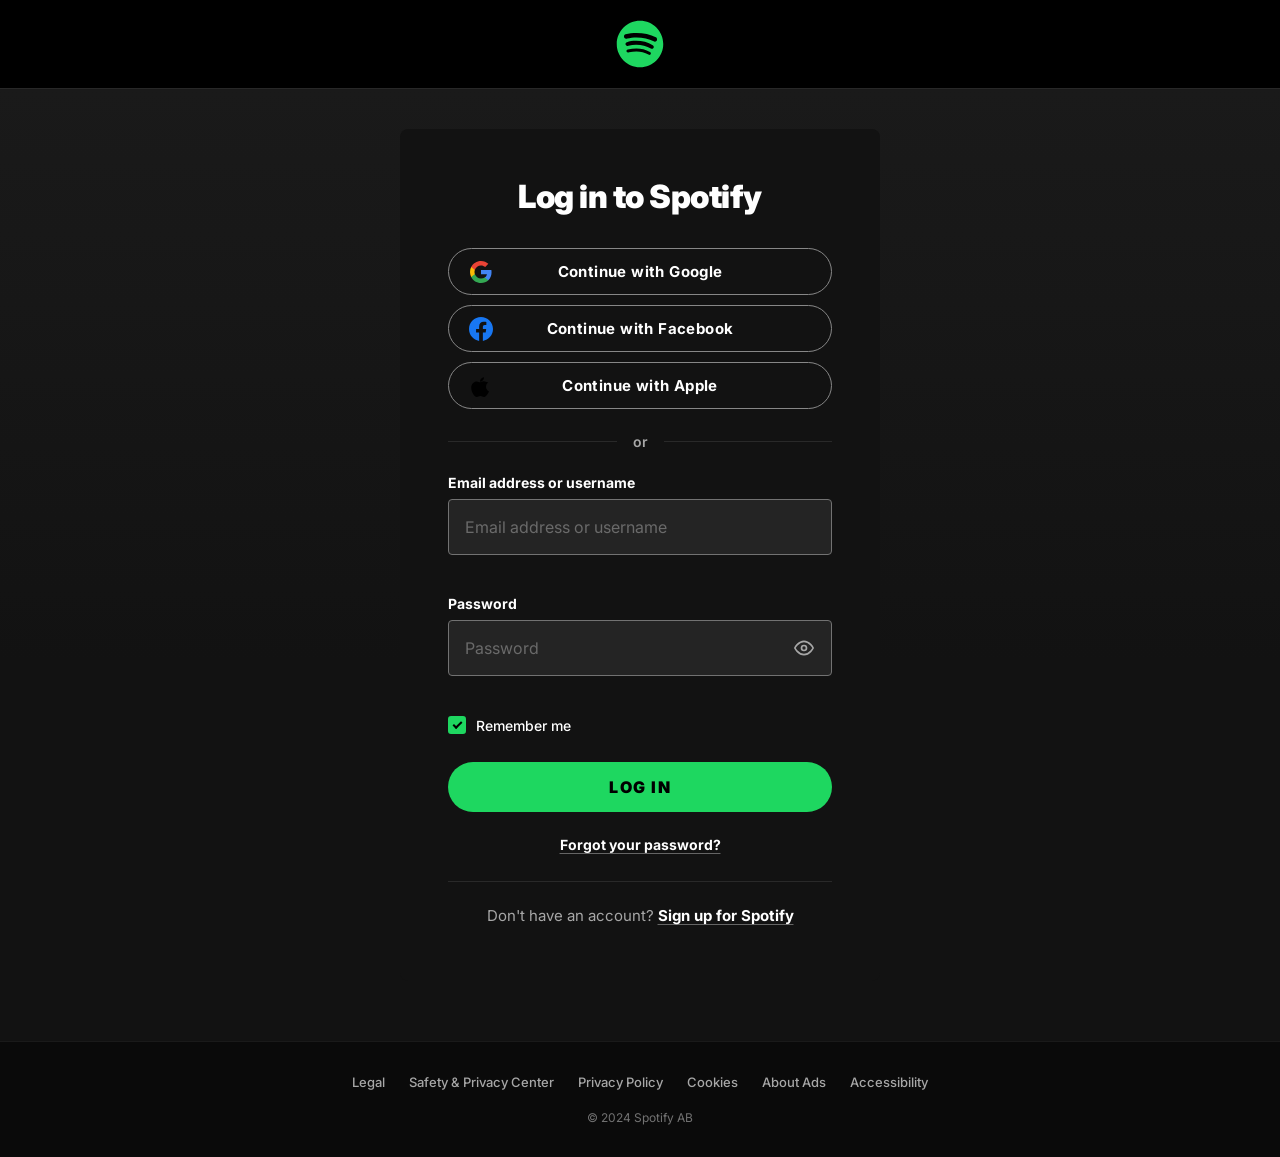
<file: index.html>
<!DOCTYPE html>
<html lang="en">
<head>
    <meta charset="UTF-8">
    <meta name="viewport" content="width=device-width, initial-scale=1.0">
    <title>Spotify - Web Player</title>
    <link rel="stylesheet" href="style.css">
    <link rel="stylesheet" href="https://cdnjs.cloudflare.com/ajax/libs/font-awesome/6.4.0/css/all.min.css">
    <link href="https://fonts.googleapis.com/css2?family=Inter:wght@300;400;600;700&display=swap" rel="stylesheet">
</head>
<body>

    <div class="container">
        <!-- Sidebar -->
        <aside class="sidebar">
            <div class="logo">
                <i class="fab fa-spotify"></i>
                <span>Spotify</span>
            </div>
            
            <nav class="nav-links">
                <ul>
                    <li class="active"><i class="fas fa-home"></i> <span>Home</span></li>
                    <li><i class="fas fa-search"></i> <span>Search</span></li>
                    <li><i class="fas fa-book-open"></i> <span>Your Library</span></li>
                </ul>
            </nav>

            <div class="library-actions">
                <ul>
                    <li>
                        <div class="action-icon create-playlist-icon">
                            <i class="fas fa-plus"></i>
                        </div>
                        <span>Create Playlist</span>
                    </li>
                    <li>
                        <div class="action-icon liked-songs-icon">
                            <i class="fas fa-heart"></i>
                        </div>
                        <span>Liked Songs</span>
                    </li>
                </ul>
            </div>

            <div class="playlists">
                <ul>
                    <li>Tamil Hits</li>
                    <li>Gym Motivation</li>
                    <li>Chill Vibes</li>
                    <li>Top 50 - Global</li>
                </ul>
            </div>
        </aside>

        <!-- Main Content -->
        <main class="main-content">
            <header class="topbar">
                <div class="nav-arrows">
                    <button><i class="fas fa-chevron-left"></i></button>
                    <button><i class="fas fa-chevron-right"></i></button>
                </div>
                <div class="search-container">
                    <i class="fas fa-search search-icon"></i>
                    <input type="text" id="search-input" placeholder="What do you want to listen to?">
                </div>
                <div class="user-profile">
                    <button class="upgrade-btn">Upgrade</button>
                    <div class="profile-icon" id="logout-btn" title="Log out">
                        <i class="fas fa-user"></i>
                    </div>
                </div>
            </header>

            <section class="content-section">
                <div class="section-header">
                    <h2>Good evening</h2>
                </div>

                <div class="greeting-grid" id="greeting-grid">
                    <!-- Populated by JS -->
                </div>

                <div class="section-header">
                    <h2>Made For You</h2>
                    <a href="#">Show all</a>
                </div>

                <div class="song-cards-container" id="song-cards">
                    <!-- Populated by JS -->
                </div>
            </section>
        </main>
    </div>

    <!-- Bottom Player -->
    <div class="bottom-player">
        <div class="song-info">
            <img src="https://images.unsplash.com/photo-1614613535308-eb5fbd3d2c17?auto=format&fit=crop&q=80&w=100&h=100" alt="Cover" id="current-cover">
            <div class="song-details">
                <h4 id="current-title">Select a song</h4>
                <p id="current-artist">Various Artists</p>
            </div>
            <i class="fas fa-plus-circle playlist-add-icon" id="add-playlist-btn" title="Add to Playlist"></i>
            <i class="far fa-heart heart-icon" id="like-btn" title="Save to your Liked Songs"></i>
        </div>

        <div class="player-controls">
            <div class="control-buttons">
                <i class="fas fa-random"></i>
                <i class="fas fa-step-backward" id="prev-btn"></i>
                <button class="play-btn" id="play-pause-btn">
                    <i class="fas fa-play"></i>
                </button>
                <i class="fas fa-step-forward" id="next-btn"></i>
                <i class="fas fa-redo-alt"></i>
            </div>
            <div class="progress-container">
                <span id="current-time">0:00</span>
                <input type="range" id="progress-bar" value="0" min="0" max="100">
                <span id="total-time">0:00</span>
            </div>
        </div>

        <div class="extra-controls">
            <i class="fas fa-microphone"></i>
            <i class="fas fa-bars"></i>
            <i class="fas fa-volume-up" id="volume-icon"></i>
            <input type="range" id="volume-bar" value="100" min="0" max="100">
        </div>
    </div>

    <script src="script.js"></script>
</body>
</html>
</file>
<file: style.css>
:root {
    --bg-color: #000000;
    --sidebar-bg: #121212;
    --main-bg: #121212;
    --player-bg: #181818;
    --text-primary: #ffffff;
    --text-secondary: #b3b3b3;
    --accent-color: #1db954;
    --accent-hover: #1ed760;
    --card-bg: #181818;
    --card-hover: #282828;
    --gradient-top: #2b2b2b;
}

* {
    margin: 0;
    padding: 0;
    box-sizing: border-box;
    font-family: 'Inter', sans-serif;
}

body {
    background-color: var(--bg-color);
    color: var(--text-primary);
    overflow: hidden;
}

/* Scrollbar styling */
::-webkit-scrollbar {
    width: 8px;
}
::-webkit-scrollbar-thumb {
    background-color: rgba(255, 255, 255, 0.3);
    border-radius: 4px;
}
::-webkit-scrollbar-thumb:hover {
    background-color: rgba(255, 255, 255, 0.5);
}

.container {
    display: flex;
    height: calc(100vh - 90px);
    padding: 8px;
    gap: 8px;
}

/* Sidebar */
.sidebar {
    width: 300px;
    background-color: transparent;
    display: flex;
    flex-direction: column;
    gap: 8px;
}

.logo, .nav-links, .library-actions, .playlists {
    background-color: var(--sidebar-bg);
    border-radius: 8px;
    padding: 20px;
}

.logo {
    font-size: 24px;
    font-weight: 700;
    display: flex;
    align-items: center;
    gap: 10px;
    margin-bottom: 0;
}

.nav-links ul, .library-actions ul, .playlists ul {
    list-style: none;
}

.nav-links li, .library-actions li {
    padding: 10px 0;
    color: var(--text-secondary);
    font-weight: 600;
    cursor: pointer;
    transition: color 0.3s ease;
    display: flex;
    align-items: center;
    gap: 15px;
    font-size: 15px;
}

.nav-links li:hover, .library-actions li:hover {
    color: var(--text-primary);
}

.nav-links li.active {
    color: var(--text-primary);
}

.nav-links i {
    font-size: 20px;
}

.library-actions {
    margin-top: 0;
}

.action-icon {
    display: flex;
    justify-content: center;
    align-items: center;
    width: 24px;
    height: 24px;
    border-radius: 2px;
}

.action-icon i {
    font-size: 12px;
}

.create-playlist-icon {
    background-color: var(--text-secondary);
    color: var(--bg-color);
    transition: background-color 0.3s ease, color 0.3s ease;
}

.library-actions li:hover .create-playlist-icon {
    background-color: var(--text-primary);
}

.liked-songs-icon {
    background: linear-gradient(135deg, #450af5, #c4efd9);
    color: var(--text-primary);
    opacity: 0.7;
    transition: opacity 0.3s ease;
}

.library-actions li:hover .liked-songs-icon {
    opacity: 1;
}

.playlists {
    flex-grow: 1;
    overflow-y: auto;
}

.playlists li {
    padding: 8px 0;
    color: var(--text-secondary);
    font-size: 14px;
    cursor: pointer;
    transition: color 0.2s ease;
}

.playlists li:hover {
    color: var(--text-primary);
}

/* Main Content */
.main-content {
    flex-grow: 1;
    background: linear-gradient(to bottom, var(--gradient-top) 0%, var(--main-bg) 30%);
    border-radius: 8px;
    overflow-y: auto;
    position: relative;
}

.topbar {
    display: flex;
    justify-content: space-between;
    align-items: center;
    padding: 16px 24px;
    position: sticky;
    top: 0;
    background: rgba(18, 18, 18, 0.7);
    backdrop-filter: blur(10px);
    z-index: 100;
}

.nav-arrows button {
    background-color: rgba(0,0,0,0.7);
    border: none;
    color: white;
    width: 32px;
    height: 32px;
    border-radius: 50%;
    margin-right: 10px;
    cursor: pointer;
}

.search-container {
    display: flex;
    align-items: center;
    background-color: #242424;
    border-radius: 500px;
    padding: 10px 16px;
    width: 364px;
    margin: 0 16px;
    border: 1px solid transparent;
    transition: background-color 0.3s ease, border 0.3s ease;
}

.search-container:hover {
    background-color: #2a2a2a;
    border: 1px solid #333;
}

.search-container:focus-within {
    background-color: #2a2a2a;
    border: 1px solid white;
}

.search-icon {
    color: var(--text-secondary);
    font-size: 16px;
    margin-right: 12px;
}

.search-container input {
    background: transparent;
    border: none;
    color: var(--text-primary);
    font-size: 14px;
    width: 100%;
    outline: none;
}

.search-container input::placeholder {
    color: var(--text-secondary);
    font-weight: 500;
}

.user-profile {
    display: flex;
    align-items: center;
    gap: 16px;
}

.upgrade-btn {
    background-color: transparent;
    border: 1px solid var(--text-secondary);
    color: var(--text-primary);
    padding: 8px 16px;
    border-radius: 20px;
    font-weight: 700;
    cursor: pointer;
    transition: transform 0.1s, border-color 0.2s;
}

.upgrade-btn:hover {
    border-color: var(--text-primary);
    transform: scale(1.05);
}

.profile-icon {
    background-color: #333;
    width: 32px;
    height: 32px;
    border-radius: 50%;
    display: flex;
    justify-content: center;
    align-items: center;
    cursor: pointer;
}

.content-section {
    padding: 24px;
}

.section-header {
    display: flex;
    justify-content: space-between;
    align-items: flex-end;
    margin-bottom: 20px;
}

.section-header h2 {
    font-size: 24px;
    font-weight: 700;
}

.section-header a {
    color: var(--text-secondary);
    text-decoration: none;
    font-size: 14px;
    font-weight: 700;
}

.section-header a:hover {
    text-decoration: underline;
}

/* Greeting Grid */
.greeting-grid {
    display: grid;
    grid-template-columns: repeat(auto-fill, minmax(280px, 1fr));
    gap: 16px;
    margin-bottom: 40px;
}

.greeting-card {
    background-color: rgba(255, 255, 255, 0.1);
    border-radius: 6px;
    display: flex;
    align-items: center;
    gap: 16px;
    cursor: pointer;
    transition: background-color 0.3s ease;
    overflow: hidden;
    position: relative;
}

.greeting-card:hover {
    background-color: rgba(255, 255, 255, 0.2);
}

.greeting-card img {
    width: 80px;
    height: 80px;
    object-fit: cover;
    box-shadow: 0 8px 24px rgba(0,0,0,0.5);
}

.greeting-card h4 {
    font-size: 16px;
    font-weight: 700;
}

.greeting-play-btn {
    position: absolute;
    right: 16px;
    background-color: var(--accent-color);
    color: black;
    width: 48px;
    height: 48px;
    border-radius: 50%;
    display: flex;
    justify-content: center;
    align-items: center;
    opacity: 0;
    box-shadow: 0 8px 8px rgba(0,0,0,0.3);
    transition: all 0.3s ease;
}

.greeting-card:hover .greeting-play-btn {
    opacity: 1;
    transform: translateY(0);
}

/* Song Cards */
.song-cards-container {
    display: grid;
    grid-template-columns: repeat(auto-fill, minmax(180px, 1fr));
    gap: 24px;
}

.song-card {
    background-color: var(--card-bg);
    padding: 16px;
    border-radius: 8px;
    cursor: pointer;
    transition: background-color 0.3s ease;
    position: relative;
}

.song-card:hover {
    background-color: var(--card-hover);
}

.card-img-container {
    position: relative;
    width: 100%;
    padding-bottom: 100%;
    margin-bottom: 16px;
    border-radius: 6px;
    overflow: hidden;
    box-shadow: 0 8px 24px rgba(0,0,0,0.5);
}

.card-img-container img {
    position: absolute;
    top: 0;
    left: 0;
    width: 100%;
    height: 100%;
    object-fit: cover;
}

.song-card h4 {
    font-size: 16px;
    margin-bottom: 8px;
    white-space: nowrap;
    overflow: hidden;
    text-overflow: ellipsis;
}

.song-card p {
    color: var(--text-secondary);
    font-size: 14px;
    white-space: nowrap;
    overflow: hidden;
    text-overflow: ellipsis;
}

.card-play-btn {
    position: absolute;
    bottom: 8px;
    right: 8px;
    background-color: var(--accent-color);
    color: black;
    width: 48px;
    height: 48px;
    border-radius: 50%;
    display: flex;
    justify-content: center;
    align-items: center;
    opacity: 0;
    transform: translateY(8px);
    transition: all 0.3s ease;
    box-shadow: 0 8px 8px rgba(0,0,0,0.3);
    border: none;
    cursor: pointer;
}

.card-play-btn:hover {
    transform: scale(1.05) translateY(0);
    background-color: var(--accent-hover);
}

.song-card:hover .card-play-btn {
    opacity: 1;
    transform: translateY(0);
}

/* Bottom Player */
.bottom-player {
    height: 90px;
    background-color: var(--bg-color);
    border-top: 1px solid #282828;
    display: flex;
    justify-content: space-between;
    align-items: center;
    padding: 0 16px;
    position: fixed;
    bottom: 0;
    width: 100%;
    z-index: 1000;
}

.song-info {
    display: flex;
    align-items: center;
    width: 30%;
    gap: 14px;
}

.song-info img {
    width: 56px;
    height: 56px;
    border-radius: 4px;
    object-fit: cover;
}

.song-details {
    display: flex;
    flex-direction: column;
    justify-content: center;
}

.song-details h4 {
    font-size: 14px;
    font-weight: 600;
    margin-bottom: 4px;
}

.song-details p {
    font-size: 12px;
    color: var(--text-secondary);
}

.heart-icon, .playlist-add-icon {
    color: var(--text-secondary);
    cursor: pointer;
    margin-left: 10px;
    font-size: 16px;
    transition: color 0.2s, transform 0.1s;
}

.heart-icon:hover, .playlist-add-icon:hover {
    color: var(--text-primary);
    transform: scale(1.1);
}

.heart-icon.active {
    color: var(--accent-color);
}

.playlist-add-icon.active {
    color: var(--accent-color);
}

/* Player Controls */
.player-controls {
    width: 40%;
    max-width: 722px;
    display: flex;
    flex-direction: column;
    align-items: center;
}

.control-buttons {
    display: flex;
    align-items: center;
    gap: 24px;
    margin-bottom: 8px;
}

.control-buttons i {
    color: var(--text-secondary);
    font-size: 16px;
    cursor: pointer;
    transition: color 0.2s;
}

.control-buttons i:hover {
    color: var(--text-primary);
}

.play-btn {
    background-color: white;
    color: black;
    width: 32px;
    height: 32px;
    border-radius: 50%;
    display: flex;
    justify-content: center;
    align-items: center;
    border: none;
    cursor: pointer;
    transition: transform 0.1s;
}

.play-btn:hover {
    transform: scale(1.1);
}

.progress-container {
    display: flex;
    align-items: center;
    width: 100%;
    gap: 8px;
}

.progress-container span {
    font-size: 12px;
    color: var(--text-secondary);
    min-width: 35px;
    text-align: center;
}

/* Range Sliders */
input[type="range"] {
    -webkit-appearance: none;
    width: 100%;
    height: 4px;
    background: #535353;
    border-radius: 2px;
    cursor: pointer;
}

input[type="range"]::-webkit-slider-thumb {
    -webkit-appearance: none;
    width: 12px;
    height: 12px;
    background: var(--text-primary);
    border-radius: 50%;
    opacity: 0;
    transition: opacity 0.2s;
}

input[type="range"]:hover::-webkit-slider-thumb {
    opacity: 1;
}

input[type="range"]:hover {
    background: var(--accent-color);
}

/* Extra Controls */
.extra-controls {
    display: flex;
    align-items: center;
    width: 30%;
    justify-content: flex-end;
    gap: 16px;
}

.extra-controls i {
    color: var(--text-secondary);
    font-size: 16px;
    cursor: pointer;
}

.extra-controls i:hover {
    color: var(--text-primary);
}

.extra-controls input[type="range"] {
    width: 100px;
}

/* Responsive adjustments */
@media (max-width: 768px) {
    .sidebar {
        display: none;
    }
    .extra-controls {
        display: none;
    }
    .song-info {
        width: auto;
    }
    .player-controls {
        width: 60%;
    }
}

/* Login Page Styles */
.login-body {
    background: linear-gradient(rgba(255, 255, 255, 0.1) 0%, rgb(0, 0, 0) 100%);
    background-color: var(--bg-color);
    display: flex;
    justify-content: center;
    align-items: center;
    height: 100vh;
    overflow: hidden;
}

.login-container {
    background-color: var(--sidebar-bg);
    border-radius: 8px;
    width: 100%;
    max-width: 734px;
    padding: 32px;
    box-shadow: 0 8px 24px rgba(0,0,0,0.5);
    display: flex;
    flex-direction: column;
    align-items: center;
}

.login-header {
    display: flex;
    align-items: center;
    gap: 10px;
    font-size: 32px;
    font-weight: 700;
    margin-bottom: 32px;
}

.login-header i {
    font-size: 40px;
}

.login-title {
    font-size: 48px;
    font-weight: 700;
    margin-bottom: 40px;
    letter-spacing: -1px;
    text-align: center;
}

.login-form {
    width: 100%;
    max-width: 324px;
    display: flex;
    flex-direction: column;
}

.form-group {
    display: flex;
    flex-direction: column;
    margin-bottom: 16px;
}

.form-group label {
    font-size: 14px;
    font-weight: 700;
    margin-bottom: 8px;
}

.form-group input {
    background-color: var(--bg-color);
    border: 1px solid #727272;
    border-radius: 4px;
    color: var(--text-primary);
    padding: 14px;
    font-size: 16px;
    transition: border-color 0.2s, box-shadow 0.2s;
}

.form-group input:hover {
    border-color: #ffffff;
}

.form-group input:focus {
    outline: none;
    border-color: #ffffff;
    box-shadow: 0 0 0 2px #ffffff;
}

.form-remember {
    display: flex;
    align-items: center;
    gap: 12px;
    margin-bottom: 32px;
    margin-top: 16px;
}

.toggle-switch {
    position: relative;
    display: inline-block;
    width: 32px;
    height: 16px;
}

.toggle-switch input {
    opacity: 0;
    width: 0;
    height: 0;
}

.slider {
    position: absolute;
    cursor: pointer;
    top: 0;
    left: 0;
    right: 0;
    bottom: 0;
    background-color: #727272;
    transition: .4s;
    border-radius: 16px;
}

.slider:before {
    position: absolute;
    content: "";
    height: 12px;
    width: 12px;
    left: 2px;
    bottom: 2px;
    background-color: white;
    transition: .4s;
    border-radius: 50%;
}

input:checked + .slider {
    background-color: var(--accent-color);
}

input:checked + .slider:before {
    transform: translateX(16px);
}

.remember-text {
    font-size: 14px;
    color: var(--text-primary);
}

.login-submit-btn {
    background-color: var(--accent-color);
    color: #000000;
    border: none;
    border-radius: 500px;
    padding: 14px 32px;
    font-size: 16px;
    font-weight: 700;
    cursor: pointer;
    transition: background-color 0.2s, transform 0.1s;
    margin-bottom: 32px;
}

.login-submit-btn:hover {
    background-color: var(--accent-hover);
    transform: scale(1.04);
}

.login-links {
    text-align: center;
    margin-bottom: 32px;
}

.login-links a {
    color: var(--text-primary);
    text-decoration: underline;
    font-size: 16px;
    font-weight: 600;
}

.login-links a:hover {
    color: var(--accent-color);
}

.login-divider {
    border: none;
    border-top: 1px solid #292929;
    width: 100%;
    margin-bottom: 32px;
}

.login-signup {
    text-align: center;
    display: flex;
    flex-direction: column;
    gap: 16px;
    font-size: 16px;
}

.login-signup span {
    color: var(--text-secondary);
    font-weight: 600;
}

.login-signup a {
    color: var(--text-primary);
    text-decoration: none;
    font-weight: 700;
}

.login-signup a:hover {
    text-decoration: underline;
    color: var(--accent-color);
}
</file>
<file: login.css>
/* ===========================================
   SPOTIFY LOGIN — PIXEL-PERFECT RECREATION
   =========================================== */

*, *::before, *::after {
    box-sizing: border-box;
    margin: 0;
    padding: 0;
}

:root {
    --green:       #1ed760;
    --green-dark:  #169c46;
    --green-hover: #1fdf64;
    --white:       #ffffff;
    --black:       #000000;
    --bg:          #121212;
    --card-bg:     #121212;
    --surface:     #1a1a1a;
    --border:      #878787;
    --border-focus:#ffffff;
    --text:        #ffffff;
    --text-sub:    #a7a7a7;
    --error:       #f15e6c;
    --error-bg:    rgba(241,94,108,.12);
    --input-bg:    #121212;
}

html, body {
    height: 100%;
}

body {
    font-family: 'Inter', -apple-system, BlinkMacSystemFont, 'Segoe UI', sans-serif;
    background: var(--bg);
    color: var(--text);
    display: flex;
    flex-direction: column;
    min-height: 100vh;
    -webkit-font-smoothing: antialiased;
}

/* ── HEADER ─────────────────────────────── */
.sp-header {
    background: var(--black);
    display: flex;
    justify-content: center;
    align-items: center;
    padding: 20px 32px;
    border-bottom: 1px solid #282828;
}

.sp-logo {
    display: block;
    line-height: 0;
    text-decoration: none;
    transition: opacity .15s;
}

.sp-logo:hover { opacity: .85; }

/* ── MAIN ────────────────────────────────── */
.sp-main {
    flex: 1;
    display: flex;
    justify-content: center;
    align-items: flex-start;
    padding: 40px 20px 60px;
    background: linear-gradient(180deg, #1a1a1a 0%, var(--bg) 60%);
}

/* ── CARD ────────────────────────────────── */
.sp-card {
    background: #121212;
    border-radius: 8px;
    padding: 48px 48px 56px;
    width: 100%;
    max-width: 480px;
    display: flex;
    flex-direction: column;
    align-items: center;
}

/* ── TITLE ───────────────────────────────── */
.sp-title {
    font-size: 32px;
    font-weight: 900;
    letter-spacing: -0.5px;
    text-align: center;
    margin-bottom: 32px;
    color: var(--text);
}

/* ── SOCIAL BUTTONS ──────────────────────── */
.sp-socials {
    width: 100%;
    display: flex;
    flex-direction: column;
    gap: 10px;
    margin-bottom: 24px;
}

.sp-social-btn {
    width: 100%;
    display: flex;
    align-items: center;
    justify-content: center;
    gap: 0;
    padding: 13px 20px;
    border: 1px solid var(--border);
    border-radius: 500px;
    background: transparent;
    color: var(--text);
    font-family: inherit;
    font-size: 15px;
    font-weight: 700;
    cursor: pointer;
    letter-spacing: 0.4px;
    position: relative;
    transition: border-color .15s, transform .1s, background .15s;
}

.sp-social-btn:hover {
    border-color: var(--text);
    background: rgba(255,255,255,.06);
    transform: scale(1.01);
}

.sp-social-btn:active {
    transform: scale(.99);
}

.sp-social-icon {
    position: absolute;
    left: 20px;
    display: flex;
    align-items: center;
    line-height: 0;
}

/* ── OR DIVIDER ──────────────────────────── */
.sp-divider {
    width: 100%;
    display: flex;
    align-items: center;
    gap: 12px;
    margin-bottom: 24px;
}

.sp-divider::before,
.sp-divider::after {
    content: '';
    flex: 1;
    height: 1px;
    background: #292929;
}

.sp-divider span {
    color: var(--text-sub);
    font-size: 14px;
    font-weight: 600;
    padding: 0 4px;
}

/* ── FORM ────────────────────────────────── */
.sp-form {
    width: 100%;
    display: flex;
    flex-direction: column;
    gap: 0;
}

/* ── FIELD ───────────────────────────────── */
.sp-field {
    display: flex;
    flex-direction: column;
    margin-bottom: 16px;
}

.sp-field label {
    font-size: 14px;
    font-weight: 700;
    margin-bottom: 8px;
    color: var(--text);
}

.sp-field input[type="text"],
.sp-field input[type="password"],
.sp-field input[type="email"] {
    width: 100%;
    padding: 15px 16px;
    background: #242424;
    border: 1px solid #727272;
    border-radius: 4px;
    color: var(--text);
    font-family: inherit;
    font-size: 16px;
    font-weight: 400;
    line-height: 1.5;
    transition: border-color .2s, box-shadow .2s;
    -webkit-appearance: none;
}

.sp-field input::placeholder {
    color: #6a6a6a;
}

.sp-field input:hover {
    border-color: var(--border-focus);
}

.sp-field input:focus {
    outline: none;
    border-color: var(--border-focus);
    box-shadow: 0 0 0 3px rgba(255,255,255,.1);
}

/* Error state */
.sp-field.has-error input {
    border-color: var(--error) !important;
    box-shadow: 0 0 0 3px rgba(241,94,108,.2) !important;
}

.sp-field-error {
    color: var(--error);
    font-size: 13px;
    font-weight: 500;
    margin-top: 6px;
    min-height: 18px;
    display: flex;
    align-items: center;
    gap: 5px;
    line-height: 1.4;
}

.sp-field-error:not(:empty)::before {
    content: "⚠";
    font-size: 12px;
    flex-shrink: 0;
}

/* Password wrapper */
.sp-pw-wrap {
    position: relative;
    display: flex;
    align-items: center;
}

.sp-pw-wrap input {
    padding-right: 52px;
}

.sp-eye-btn {
    position: absolute;
    right: 14px;
    background: none;
    border: none;
    cursor: pointer;
    color: var(--text-sub);
    display: flex;
    align-items: center;
    justify-content: center;
    padding: 4px;
    border-radius: 50%;
    transition: color .15s;
    line-height: 0;
}

.sp-eye-btn:hover { color: var(--text); }

/* ── REMEMBER ROW ────────────────────────── */
.sp-row {
    display: flex;
    align-items: center;
    justify-content: space-between;
    margin-bottom: 28px;
}

.sp-remember {
    display: flex;
    align-items: center;
    gap: 10px;
    cursor: pointer;
    user-select: none;
}

/* Custom checkbox */
.sp-remember input[type="checkbox"] {
    position: absolute;
    opacity: 0;
    width: 0;
    height: 0;
}

.sp-checkmark {
    display: inline-flex;
    align-items: center;
    justify-content: center;
    width: 18px;
    height: 18px;
    border: 2px solid #a7a7a7;
    border-radius: 3px;
    flex-shrink: 0;
    transition: background .15s, border-color .15s;
}

.sp-remember input:checked ~ .sp-checkmark {
    background: var(--green);
    border-color: var(--green);
}

.sp-remember input:checked ~ .sp-checkmark::after {
    content: '';
    display: block;
    width: 5px;
    height: 9px;
    border: 2px solid #000;
    border-top: none;
    border-left: none;
    transform: rotate(45deg) translate(-1px, -1px);
}

.sp-remember-label {
    font-size: 14px;
    font-weight: 500;
    color: var(--text);
}

/* ── LOGIN BUTTON ────────────────────────── */
.sp-login-btn {
    width: 100%;
    padding: 15px 32px;
    background: var(--green);
    color: #000;
    border: none;
    border-radius: 500px;
    font-family: inherit;
    font-size: 16px;
    font-weight: 900;
    letter-spacing: 1.5px;
    text-transform: uppercase;
    cursor: pointer;
    transition: background .15s, transform .1s;
    margin-bottom: 24px;
}

.sp-login-btn:hover {
    background: var(--green-hover);
    transform: scale(1.03);
}

.sp-login-btn:active {
    background: var(--green-dark);
    transform: scale(.99);
}

.sp-login-btn:disabled {
    opacity: .6;
    cursor: not-allowed;
    transform: none;
}

/* ── FORGOT ──────────────────────────────── */
.sp-forgot {
    color: var(--text);
    font-size: 14px;
    font-weight: 700;
    text-decoration: underline;
    text-decoration-color: rgba(255,255,255,.35);
    text-underline-offset: 3px;
    transition: text-decoration-color .15s;
    margin-bottom: 28px;
}

.sp-forgot:hover {
    text-decoration-color: rgba(255,255,255,1);
}

/* ── SEPARATOR LINE ──────────────────────── */
.sp-line {
    width: 100%;
    border: none;
    border-top: 1px solid #292929;
    margin-bottom: 24px;
}

/* ── SIGNUP ──────────────────────────────── */
.sp-signup {
    font-size: 15px;
    color: var(--text-sub);
    text-align: center;
}

.sp-signup a {
    color: var(--text);
    font-weight: 700;
    text-decoration: underline;
    text-decoration-color: rgba(255,255,255,.35);
    text-underline-offset: 3px;
    transition: text-decoration-color .15s;
}

.sp-signup a:hover {
    text-decoration-color: rgba(255,255,255,1);
}

/* ── FOOTER ──────────────────────────────── */
.sp-footer {
    background: #0a0a0a;
    padding: 32px 40px;
    text-align: center;
    border-top: 1px solid #1a1a1a;
}

.sp-footer-links {
    display: flex;
    flex-wrap: wrap;
    justify-content: center;
    gap: 8px 24px;
    margin-bottom: 20px;
}

.sp-footer-links a {
    color: var(--text-sub);
    font-size: 13px;
    font-weight: 500;
    text-decoration: none;
    transition: color .15s;
}

.sp-footer-links a:hover { color: var(--text); }

.sp-footer-copy {
    color: #727272;
    font-size: 12px;
}

/* ── RESPONSIVE ──────────────────────────── */
@media (max-width: 580px) {
    .sp-card {
        padding: 32px 20px 40px;
        border-radius: 0;
    }
    .sp-title { font-size: 26px; }
    .sp-social-icon { left: 14px; }
    .sp-footer { padding: 24px 20px; }
}
</file>
